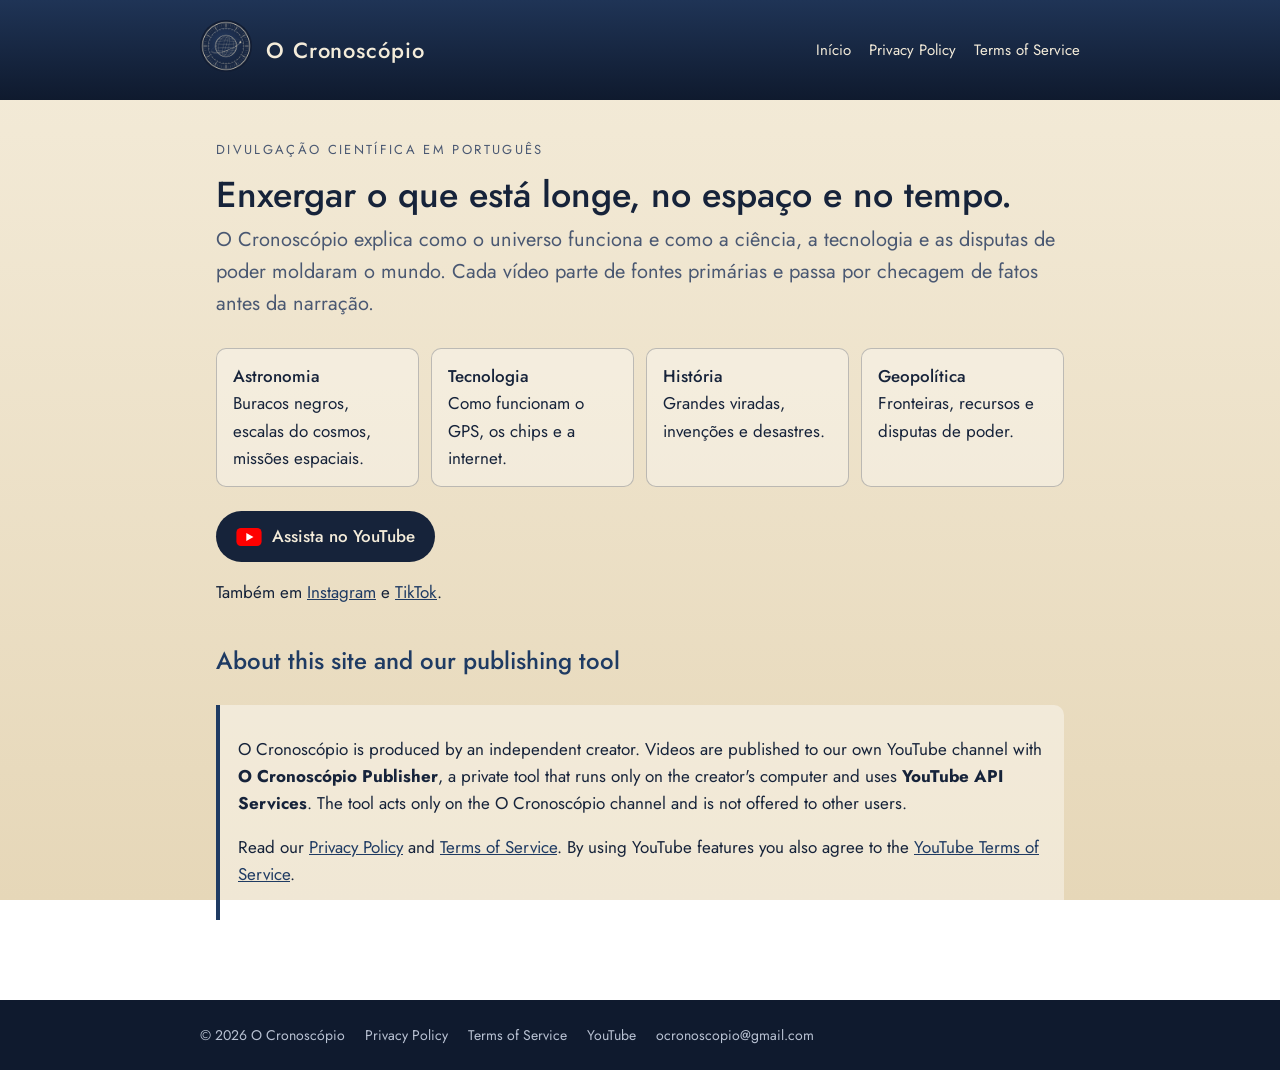
<file: index.html>
<!doctype html>
<html lang="pt-BR">
<head>
  <meta charset="utf-8">
  <meta name="viewport" content="width=device-width, initial-scale=1">
  <title>O Cronoscópio</title>
  <meta name="description" content="Canal de divulgação científica em português: astronomia, tecnologia, história e geopolítica.">
  <link rel="icon" href="emblema.png">
  <link rel="stylesheet" href="style.css">
</head>
<body>
  <header>
    <div class="topo">
      <a href="index.html"><img src="emblema.png" alt="Emblema do Cronoscópio"></a>
      <a href="index.html" class="marca">O Cronoscópio</a>
      <nav>
        <a href="index.html" aria-current="page">Início</a>
        <a href="privacy.html">Privacy Policy</a>
        <a href="terms.html">Terms of Service</a>
      </nav>
    </div>
  </header>

  <main>
    <p class="rotulo">Divulgação científica em português</p>
    <h1>Enxergar o que está longe, no espaço e no tempo.</h1>
    <p class="subtitulo">O Cronoscópio explica como o universo funciona e como a ciência, a tecnologia e as disputas de poder moldaram o mundo. Cada vídeo parte de fontes primárias e passa por checagem de fatos antes da narração.</p>

    <ul class="editorias">
      <li><strong>Astronomia</strong>Buracos negros, escalas do cosmos, missões espaciais.</li>
      <li><strong>Tecnologia</strong>Como funcionam o GPS, os chips e a internet.</li>
      <li><strong>História</strong>Grandes viradas, invenções e desastres.</li>
      <li><strong>Geopolítica</strong>Fronteiras, recursos e disputas de poder.</li>
    </ul>

    <p>
      <a class="youtube" href="https://www.youtube.com/@ocronoscopio">
        <svg viewBox="0 0 28 20" aria-hidden="true"><rect width="28" height="20" rx="5" fill="#FF0000"/><path d="M11 5.5v9l8-4.5z" fill="#fff"/></svg>
        Assista no YouTube
      </a>
    </p>
    <p>Também em <a href="https://www.instagram.com/ocronoscopio/">Instagram</a> e <a href="https://www.tiktok.com/@ocronoscopio">TikTok</a>.</p>

    <h2>About this site and our publishing tool</h2>
    <div class="aviso">
      <p>O Cronoscópio is produced by an independent creator. Videos are published to our own YouTube channel with <strong>O Cronoscópio Publisher</strong>, a private tool that runs only on the creator's computer and uses <strong>YouTube API Services</strong>. The tool acts only on the O Cronoscópio channel and is not offered to other users.</p>
      <p>Read our <a href="privacy.html">Privacy Policy</a> and <a href="terms.html">Terms of Service</a>. By using YouTube features you also agree to the <a href="https://www.youtube.com/t/terms">YouTube Terms of Service</a>.</p>
    </div>
  </main>

  <footer>
    <div class="topo">
      <span>© 2026 O Cronoscópio</span>
      <a href="privacy.html">Privacy Policy</a>
      <a href="terms.html">Terms of Service</a>
      <a href="https://www.youtube.com/@ocronoscopio">YouTube</a>
      <a href="mailto:ocronoscopio@gmail.com">ocronoscopio@gmail.com</a>
    </div>
  </footer>
</body>
</html>
</file>
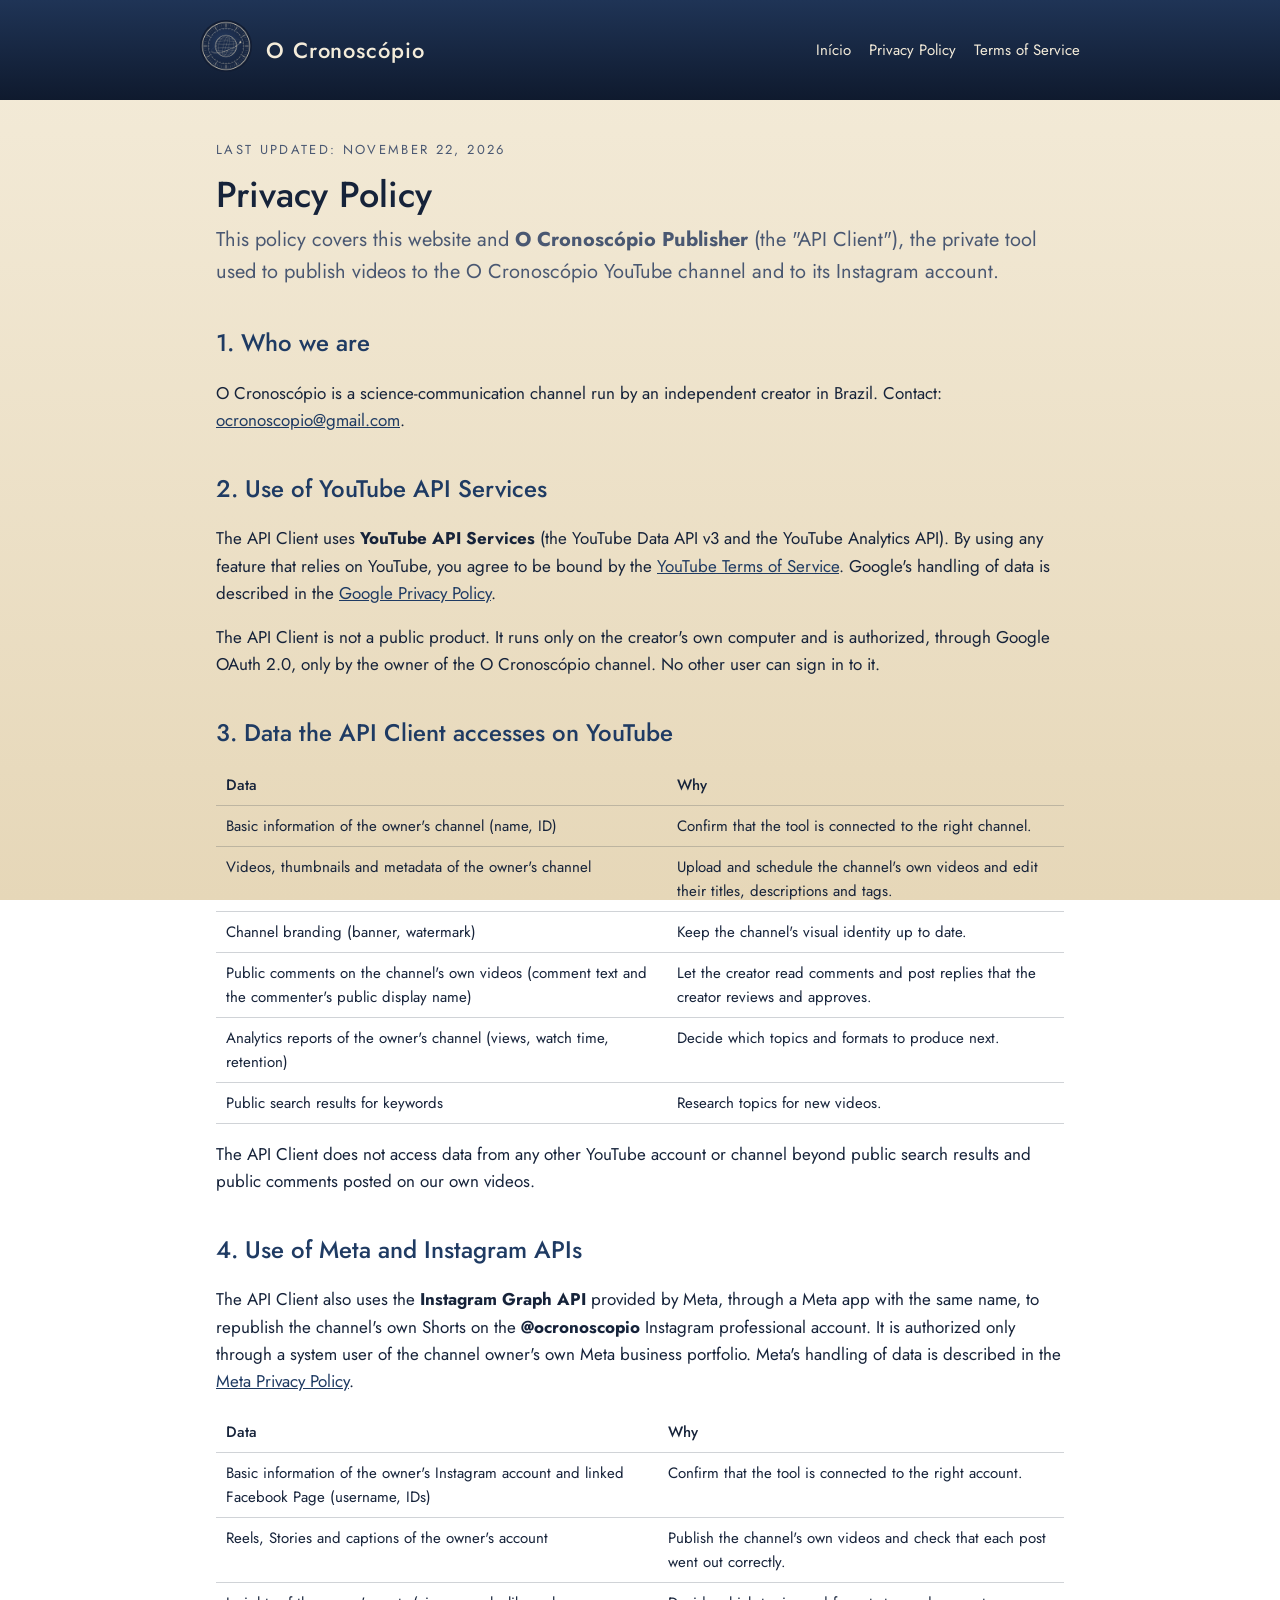
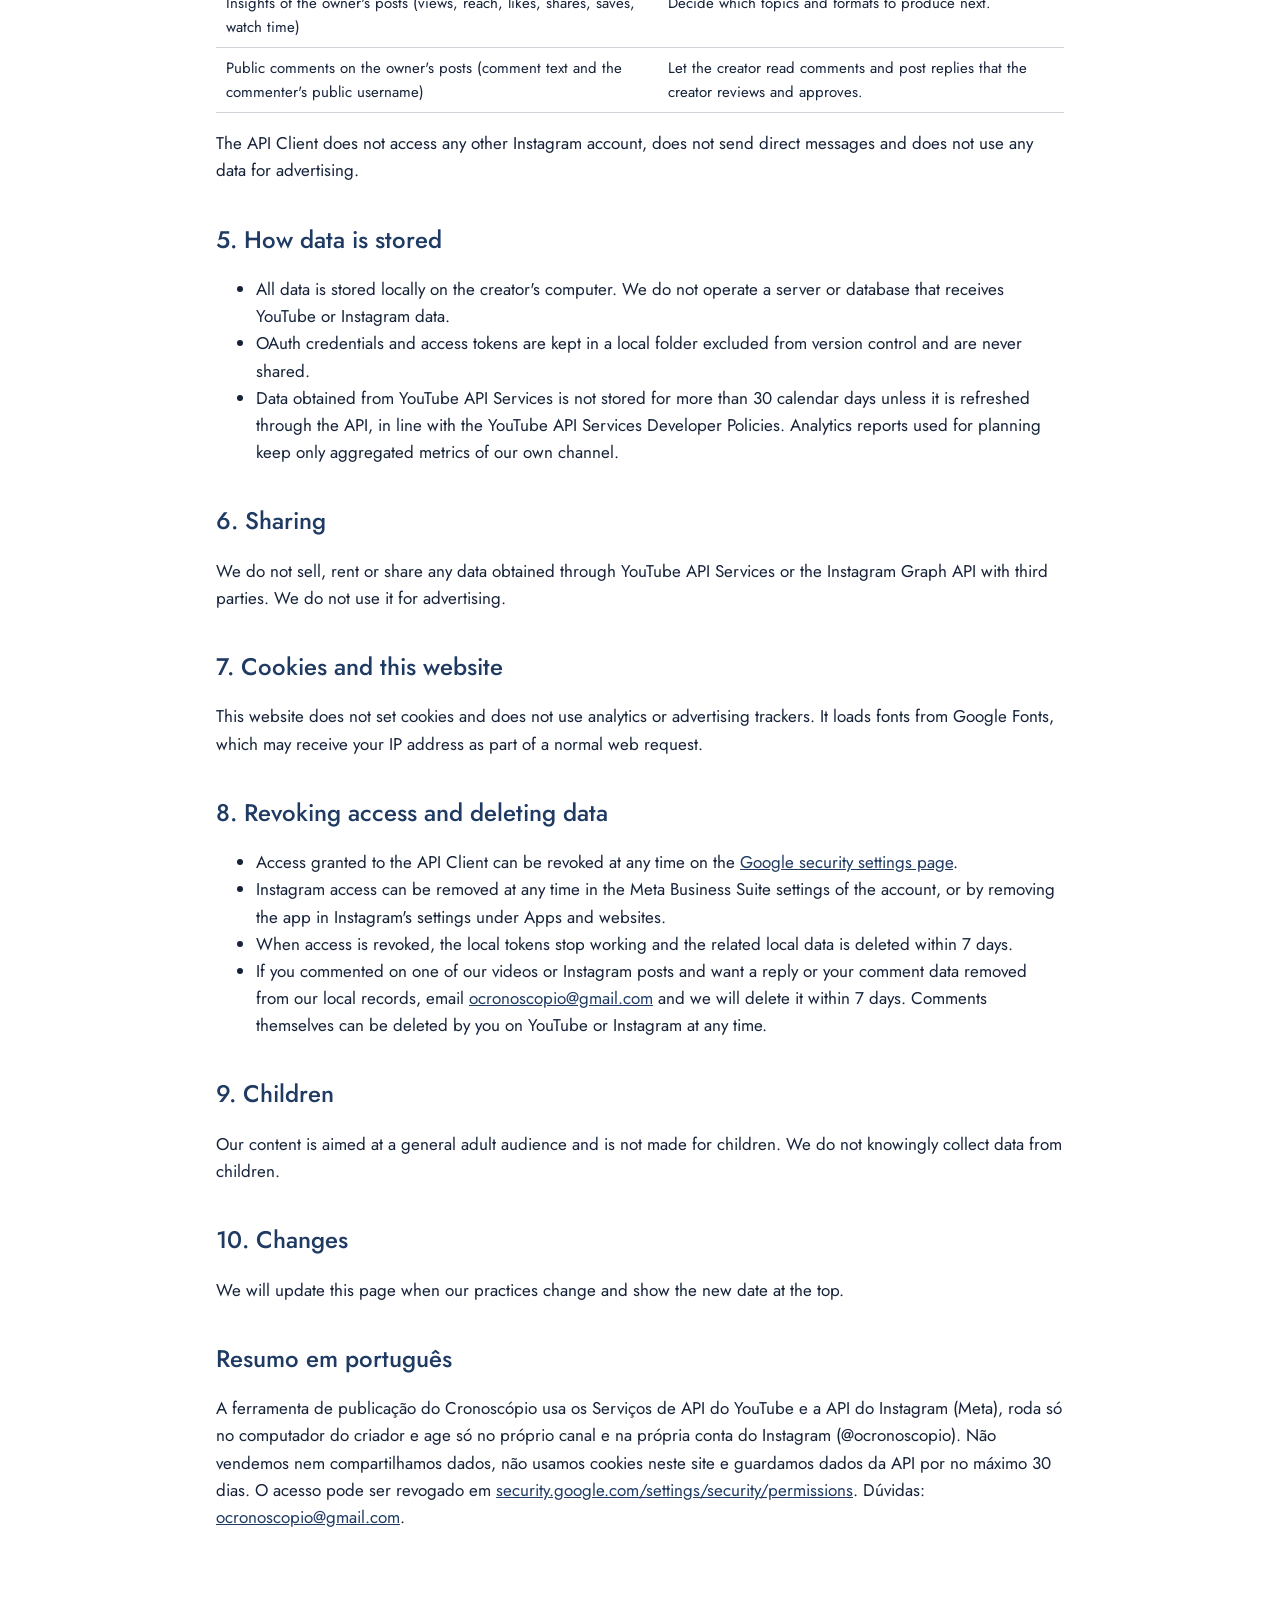
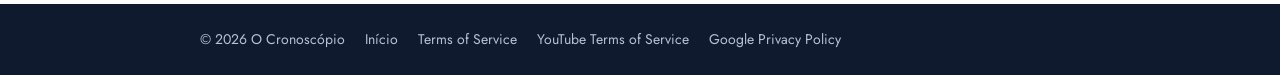
<file: privacy.html>
<!doctype html>
<html lang="en">
<head>
  <meta charset="utf-8">
  <meta name="viewport" content="width=device-width, initial-scale=1">
  <title>Privacy Policy</title>
  <meta name="description" content="Privacy Policy of O Cronoscópio and O Cronoscópio Publisher, including use of YouTube API Services.">
  <link rel="icon" href="emblema.png">
  <link rel="stylesheet" href="style.css">
</head>
<body>
  <header>
    <div class="topo">
      <a href="index.html"><img src="emblema.png" alt="O Cronoscópio emblem"></a>
      <a href="index.html" class="marca">O Cronoscópio</a>
      <nav>
        <a href="index.html">Início</a>
        <a href="privacy.html" aria-current="page">Privacy Policy</a>
        <a href="terms.html">Terms of Service</a>
      </nav>
    </div>
  </header>

  <main>
    <p class="rotulo">Last updated: November 22, 2026</p>
    <h1>Privacy Policy</h1>
    <p class="subtitulo">This policy covers this website and <strong>O Cronoscópio Publisher</strong> (the "API Client"), the private tool used to publish videos to the O Cronoscópio YouTube channel and to its Instagram account.</p>

    <h2>1. Who we are</h2>
    <p>O Cronoscópio is a science-communication channel run by an independent creator in Brazil. Contact: <a href="mailto:ocronoscopio@gmail.com">ocronoscopio@gmail.com</a>.</p>

    <h2>2. Use of YouTube API Services</h2>
    <p>The API Client uses <strong>YouTube API Services</strong> (the YouTube Data API v3 and the YouTube Analytics API). By using any feature that relies on YouTube, you agree to be bound by the <a href="https://www.youtube.com/t/terms">YouTube Terms of Service</a>. Google's handling of data is described in the <a href="https://policies.google.com/privacy">Google Privacy Policy</a>.</p>
    <p>The API Client is not a public product. It runs only on the creator's own computer and is authorized, through Google OAuth 2.0, only by the owner of the O Cronoscópio channel. No other user can sign in to it.</p>

    <h2>3. Data the API Client accesses on YouTube</h2>
    <table>
      <thead><tr><th>Data</th><th>Why</th></tr></thead>
      <tbody>
        <tr><td>Basic information of the owner's channel (name, ID)</td><td>Confirm that the tool is connected to the right channel.</td></tr>
        <tr><td>Videos, thumbnails and metadata of the owner's channel</td><td>Upload and schedule the channel's own videos and edit their titles, descriptions and tags.</td></tr>
        <tr><td>Channel branding (banner, watermark)</td><td>Keep the channel's visual identity up to date.</td></tr>
        <tr><td>Public comments on the channel's own videos (comment text and the commenter's public display name)</td><td>Let the creator read comments and post replies that the creator reviews and approves.</td></tr>
        <tr><td>Analytics reports of the owner's channel (views, watch time, retention)</td><td>Decide which topics and formats to produce next.</td></tr>
        <tr><td>Public search results for keywords</td><td>Research topics for new videos.</td></tr>
      </tbody>
    </table>
    <p>The API Client does not access data from any other YouTube account or channel beyond public search results and public comments posted on our own videos.</p>

    <h2>4. Use of Meta and Instagram APIs</h2>
    <p>The API Client also uses the <strong>Instagram Graph API</strong> provided by Meta, through a Meta app with the same name, to republish the channel's own Shorts on the <strong>@ocronoscopio</strong> Instagram professional account. It is authorized only through a system user of the channel owner's own Meta business portfolio. Meta's handling of data is described in the <a href="https://www.facebook.com/privacy/policy/">Meta Privacy Policy</a>.</p>
    <table>
      <thead><tr><th>Data</th><th>Why</th></tr></thead>
      <tbody>
        <tr><td>Basic information of the owner's Instagram account and linked Facebook Page (username, IDs)</td><td>Confirm that the tool is connected to the right account.</td></tr>
        <tr><td>Reels, Stories and captions of the owner's account</td><td>Publish the channel's own videos and check that each post went out correctly.</td></tr>
        <tr><td>Insights of the owner's posts (views, reach, likes, shares, saves, watch time)</td><td>Decide which topics and formats to produce next.</td></tr>
        <tr><td>Public comments on the owner's posts (comment text and the commenter's public username)</td><td>Let the creator read comments and post replies that the creator reviews and approves.</td></tr>
      </tbody>
    </table>
    <p>The API Client does not access any other Instagram account, does not send direct messages and does not use any data for advertising.</p>

    <h2>5. How data is stored</h2>
    <ul>
      <li>All data is stored locally on the creator's computer. We do not operate a server or database that receives YouTube or Instagram data.</li>
      <li>OAuth credentials and access tokens are kept in a local folder excluded from version control and are never shared.</li>
      <li>Data obtained from YouTube API Services is not stored for more than 30 calendar days unless it is refreshed through the API, in line with the YouTube API Services Developer Policies. Analytics reports used for planning keep only aggregated metrics of our own channel.</li>
    </ul>

    <h2>6. Sharing</h2>
    <p>We do not sell, rent or share any data obtained through YouTube API Services or the Instagram Graph API with third parties. We do not use it for advertising.</p>

    <h2>7. Cookies and this website</h2>
    <p>This website does not set cookies and does not use analytics or advertising trackers. It loads fonts from Google Fonts, which may receive your IP address as part of a normal web request.</p>

    <h2>8. Revoking access and deleting data</h2>
    <ul>
      <li>Access granted to the API Client can be revoked at any time on the <a href="https://security.google.com/settings/security/permissions">Google security settings page</a>.</li>
      <li>Instagram access can be removed at any time in the Meta Business Suite settings of the account, or by removing the app in Instagram's settings under Apps and websites.</li>
      <li>When access is revoked, the local tokens stop working and the related local data is deleted within 7 days.</li>
      <li>If you commented on one of our videos or Instagram posts and want a reply or your comment data removed from our local records, email <a href="mailto:ocronoscopio@gmail.com">ocronoscopio@gmail.com</a> and we will delete it within 7 days. Comments themselves can be deleted by you on YouTube or Instagram at any time.</li>
    </ul>

    <h2>9. Children</h2>
    <p>Our content is aimed at a general adult audience and is not made for children. We do not knowingly collect data from children.</p>

    <h2>10. Changes</h2>
    <p>We will update this page when our practices change and show the new date at the top.</p>

    <h2>Resumo em português</h2>
    <p>A ferramenta de publicação do Cronoscópio usa os Serviços de API do YouTube e a API do Instagram (Meta), roda só no computador do criador e age só no próprio canal e na própria conta do Instagram (@ocronoscopio). Não vendemos nem compartilhamos dados, não usamos cookies neste site e guardamos dados da API por no máximo 30 dias. O acesso pode ser revogado em <a href="https://security.google.com/settings/security/permissions">security.google.com/settings/security/permissions</a>. Dúvidas: <a href="mailto:ocronoscopio@gmail.com">ocronoscopio@gmail.com</a>.</p>
  </main>

  <footer>
    <div class="topo">
      <span>© 2026 O Cronoscópio</span>
      <a href="index.html">Início</a>
      <a href="terms.html">Terms of Service</a>
      <a href="https://www.youtube.com/t/terms">YouTube Terms of Service</a>
      <a href="https://policies.google.com/privacy">Google Privacy Policy</a>
    </div>
  </footer>
</body>
</html>
</file>
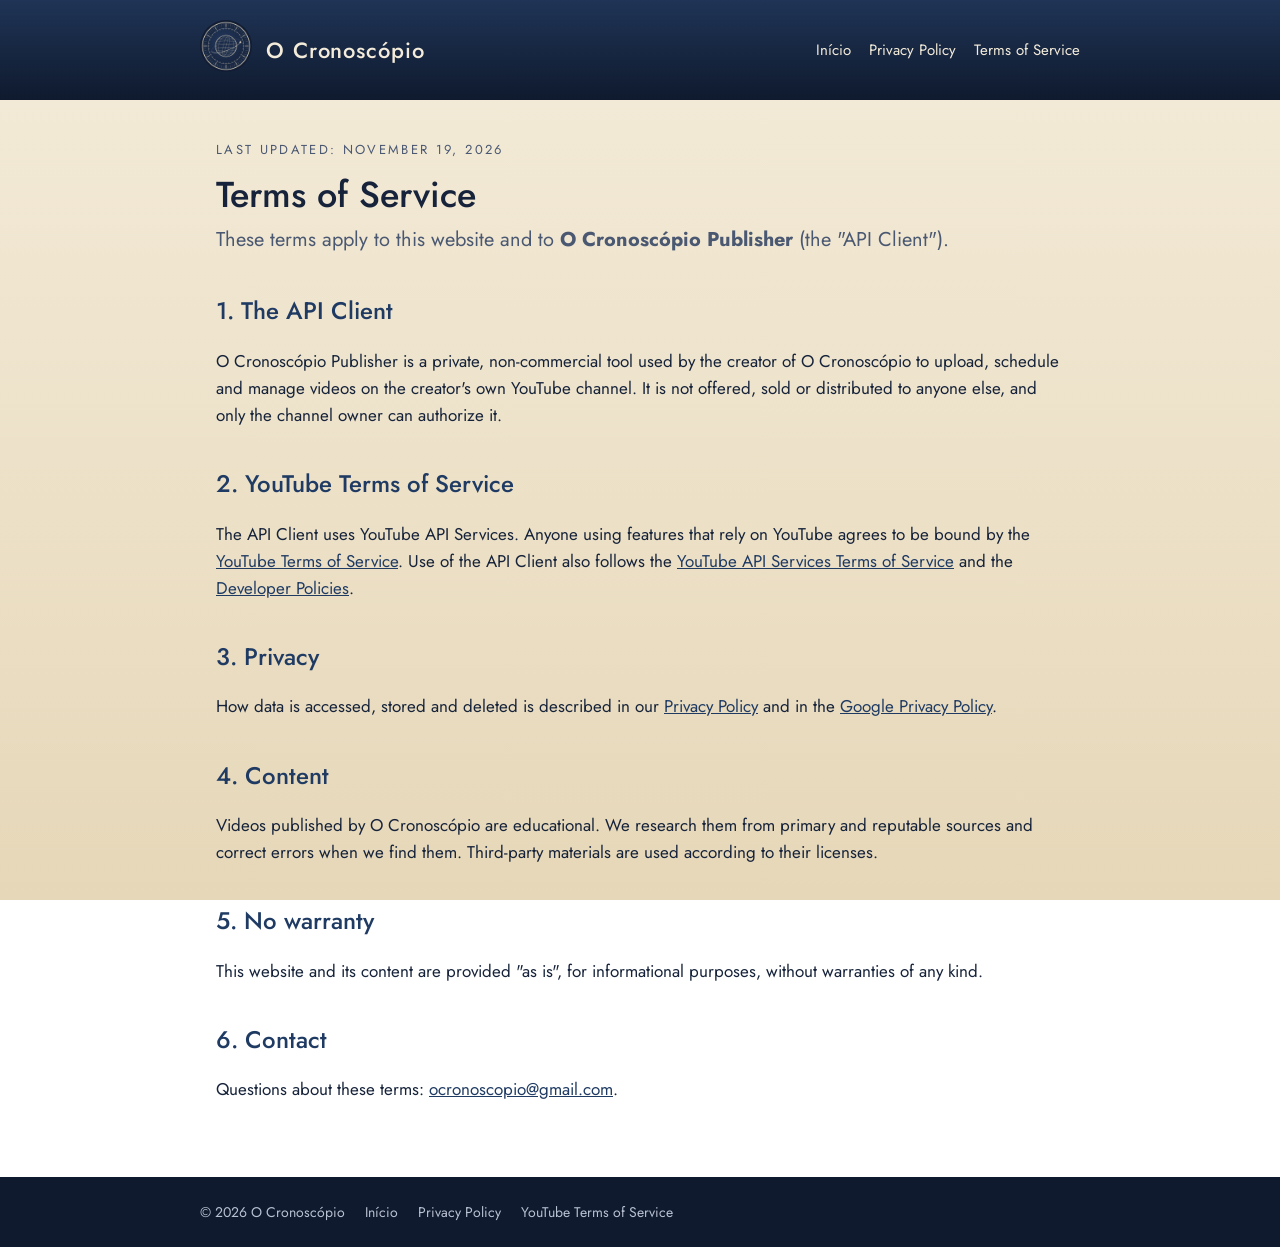
<file: terms.html>
<!doctype html>
<html lang="en">
<head>
  <meta charset="utf-8">
  <meta name="viewport" content="width=device-width, initial-scale=1">
  <title>Terms of Service</title>
  <meta name="description" content="Terms of Service of O Cronoscópio and O Cronoscópio Publisher.">
  <link rel="icon" href="emblema.png">
  <link rel="stylesheet" href="style.css">
</head>
<body>
  <header>
    <div class="topo">
      <a href="index.html"><img src="emblema.png" alt="O Cronoscópio emblem"></a>
      <a href="index.html" class="marca">O Cronoscópio</a>
      <nav>
        <a href="index.html">Início</a>
        <a href="privacy.html">Privacy Policy</a>
        <a href="terms.html" aria-current="page">Terms of Service</a>
      </nav>
    </div>
  </header>

  <main>
    <p class="rotulo">Last updated: November 19, 2026</p>
    <h1>Terms of Service</h1>
    <p class="subtitulo">These terms apply to this website and to <strong>O Cronoscópio Publisher</strong> (the "API Client").</p>

    <h2>1. The API Client</h2>
    <p>O Cronoscópio Publisher is a private, non-commercial tool used by the creator of O Cronoscópio to upload, schedule and manage videos on the creator's own YouTube channel. It is not offered, sold or distributed to anyone else, and only the channel owner can authorize it.</p>

    <h2>2. YouTube Terms of Service</h2>
    <p>The API Client uses YouTube API Services. Anyone using features that rely on YouTube agrees to be bound by the <a href="https://www.youtube.com/t/terms">YouTube Terms of Service</a>. Use of the API Client also follows the <a href="https://developers.google.com/youtube/terms/api-services-terms-of-service">YouTube API Services Terms of Service</a> and the <a href="https://developers.google.com/youtube/terms/developer-policies">Developer Policies</a>.</p>

    <h2>3. Privacy</h2>
    <p>How data is accessed, stored and deleted is described in our <a href="privacy.html">Privacy Policy</a> and in the <a href="https://policies.google.com/privacy">Google Privacy Policy</a>.</p>

    <h2>4. Content</h2>
    <p>Videos published by O Cronoscópio are educational. We research them from primary and reputable sources and correct errors when we find them. Third-party materials are used according to their licenses.</p>

    <h2>5. No warranty</h2>
    <p>This website and its content are provided "as is", for informational purposes, without warranties of any kind.</p>

    <h2>6. Contact</h2>
    <p>Questions about these terms: <a href="mailto:ocronoscopio@gmail.com">ocronoscopio@gmail.com</a>.</p>
  </main>

  <footer>
    <div class="topo">
      <span>© 2026 O Cronoscópio</span>
      <a href="index.html">Início</a>
      <a href="privacy.html">Privacy Policy</a>
      <a href="https://www.youtube.com/t/terms">YouTube Terms of Service</a>
    </div>
  </footer>
</body>
</html>
</file>
<file: style.css>
@import url('https://fonts.googleapis.com/css2?family=Jost:wght@400;500;600&display=swap');

:root {
  --pergaminho: #F4ECDA;
  --pergaminho-2: #E6D7B8;
  --marinho: #16233A;
  --marinho-destaque: #1F3B63;
  --marinho-fundo: #1F3456;
  --marinho-fundo-2: #0F1A2E;
  --cinza: #B9C2D3;
  --texto-suave: #4A5872;
}

* { box-sizing: border-box; }

body {
  margin: 0;
  font-family: 'Jost', 'Futura', system-ui, sans-serif;
  color: var(--marinho);
  background: linear-gradient(180deg, var(--pergaminho), var(--pergaminho-2)) fixed;
  line-height: 1.6;
  font-size: 17px;
}

header {
  background: linear-gradient(180deg, var(--marinho-fundo), var(--marinho-fundo-2));
  color: var(--pergaminho);
  padding: 20px 16px;
}

.topo {
  max-width: 880px;
  margin: 0 auto;
  display: flex;
  align-items: center;
  gap: 14px;
}

.topo img { width: 52px; height: 52px; border-radius: 50%; }
.topo a { color: inherit; text-decoration: none; }
.marca { font-weight: 500; font-size: 22px; letter-spacing: 0.04em; }

nav { margin-left: auto; display: flex; gap: 18px; font-size: 15px; flex-wrap: wrap; }
nav a { color: var(--cinza); text-decoration: none; }
nav a:hover, nav a[aria-current] { color: var(--pergaminho); }

main { max-width: 880px; margin: 0 auto; padding: 40px 16px 56px; }

h1 { font-weight: 500; font-size: 36px; line-height: 1.2; margin: 0 0 8px; }
h2 { font-weight: 500; font-size: 24px; margin: 36px 0 8px; color: var(--marinho-destaque); }
h3 { font-weight: 500; font-size: 19px; margin: 24px 0 6px; }

.rotulo {
  text-transform: uppercase;
  letter-spacing: 0.18em;
  font-size: 13px;
  color: var(--texto-suave);
  margin: 0 0 12px;
}

.subtitulo { font-size: 20px; color: var(--texto-suave); margin: 0 0 28px; }

a { color: var(--marinho-destaque); }

.editorias {
  display: grid;
  grid-template-columns: repeat(auto-fit, minmax(180px, 1fr));
  gap: 12px;
  margin: 24px 0;
  padding: 0;
  list-style: none;
}

.editorias li {
  border: 1px solid rgba(22, 35, 58, 0.25);
  border-radius: 10px;
  padding: 14px 16px;
  background: rgba(255, 255, 255, 0.35);
}

.editorias strong { display: block; font-weight: 500; }

.youtube {
  display: inline-flex;
  align-items: center;
  gap: 10px;
  background: var(--marinho);
  color: var(--pergaminho);
  padding: 12px 20px;
  border-radius: 999px;
  text-decoration: none;
  font-weight: 500;
}

.youtube svg { width: 26px; height: 18px; }

.aviso {
  border-left: 4px solid var(--marinho-destaque);
  background: rgba(255, 255, 255, 0.4);
  padding: 14px 18px;
  border-radius: 0 10px 10px 0;
  margin: 24px 0;
}

table { border-collapse: collapse; width: 100%; margin: 12px 0; font-size: 15px; }
th, td { text-align: left; padding: 8px 10px; border-bottom: 1px solid rgba(22, 35, 58, 0.2); vertical-align: top; }
th { font-weight: 500; }

footer {
  background: var(--marinho-fundo-2);
  color: var(--cinza);
  font-size: 14px;
  padding: 24px 16px;
}

footer .topo { flex-wrap: wrap; gap: 8px 20px; }
footer a { color: var(--pergaminho); }

@media (max-width: 600px) {
  h1 { font-size: 28px; }
  nav { margin-left: 0; width: 100%; }
  .topo { flex-wrap: wrap; }
}
</file>
